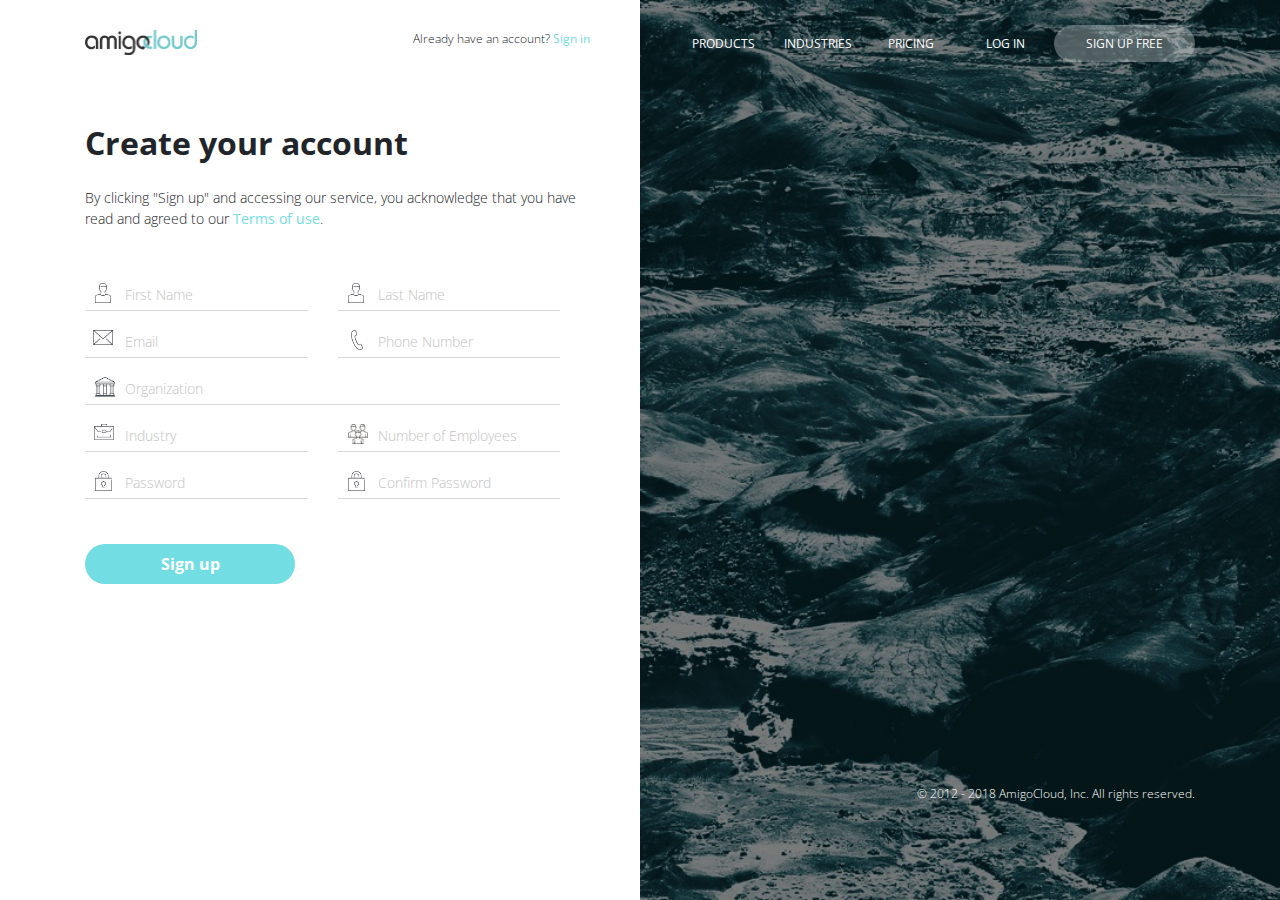
<file: sign-up.html>
<!DOCTYPE html>
<!--[if lt IE 7]><html class="no-js lt-ie9 lt-ie8 lt-ie7"> <![endif]-->
<!--[if IE 7]><html class="no-js lt-ie9 lt-ie8"> <![endif]-->
<!--[if IE 8]><html class="no-js lt-ie9"> <![endif]-->
<!--[if gt IE 8]><!-->
<html class="no-js">
<!--<![endif]-->

<head>
    <meta charset="utf-8">
    <meta http-equiv="X-UA-Compatible" content="IE=edge">
    <title>AmigoCloud - Powerful Mapping for Everyone | Start for Free Today</title>
    <meta name="description" content="">
    <meta name="viewport" content="width=device-width, initial-scale=1">
    <link href="https://fonts.googleapis.com/css?family=Open+Sans:300,300i,400,400i,600,600i,700,800" rel="stylesheet">
    <link rel="icon" href="assets/images/logo/icon.png">
    <link rel="stylesheet" href="assets/bootstrap/css/bootstrap.min.css">
    <link rel="stylesheet" href="assets/css/sign-up.css">
</head>

<body>
    <!--[if lt IE 7]><p class="browsehappy">You are using an <strong>outdated</strong> browser. Please <a href="#">upgrade your browser</a> to improve your experience.</p><![endif]-->

    <div class="wrapper container">
        <div class="row">
            <!-- CONTENT LEFT -->
            <div class="col-md-6">
                <!-- NAVIGATION LEFT -->
                <div class="navigation-left row">
                    <div class="col-md-6">
                        <div class="logo hide-for-small"></div>
                        <div class="logo-sm hide-for-medium"></div>
                    </div>
                    <div class="col-md-6">
                        <p class="hide-for-small">Already have an account? <a class="secondary-link" href="#">Sign in</a></p>
                        <h1 class="hide-for-medium">Create your account</h1>
                        <p class="hide-for-medium">By clicking "Sign up" and accessing our service, you acknowledge
                            that you have read and agreed to our <a class="secondary-link" href="#">Terms of use</a>.</p>
                    </div>
                </div>
                <!-- END NAVIGATION LEFT -->
                <div class="content-left row">
                    <h1 class="hide-for-small">Create your account</h1>
                    <p class="hide-for-small">By clicking "Sign up" and accessing our service, you acknowledge that you
                        have read and
                        agreed to our <a class="secondary-link" href="#">Terms of use</a>.</p>
                    <!-- FORM -->
                    <div class="form col-md-12">
                        <div class="form-content row">
                            <div class="input-box col-md-6">
                                <i class="name-icon"></i>
                                <input id="name" class="input-full" type="text" placeholder="First Name">
                            </div>
                            <div class="input-box col-md-6">
                                <i class="name-icon"></i>
                                <input id="lastname" class="input-full" type="text" placeholder="Last Name">
                            </div>
                            <div class="input-box col-md-6">
                                <i class="email-icon"></i>
                                <input id="email" class="input-full" type="text" placeholder="Email">
                            </div>
                            <div class="input-box col-md-6">
                                <i class="phone-icon"></i>
                                <input id="phone" class="input-full" type="text" placeholder="Phone Number">
                            </div>
                            <div class="input-box col-md-12">
                                <i class="company-icon"></i>
                                <input id="organization" class="input-full" type="text" placeholder="Organization">
                            </div>
                            <div class="input-box col-md-6">
                                <i class="industry-icon"></i>
                                <input id="industry" class="input-full" type="text" placeholder="Industry">
                            </div>
                            <div class="input-box col-md-6">
                                <i class="team-icon"></i>
                                <input class="input-full" type="text" placeholder="Number of Employees">
                            </div>
                            <div class="input-box col-md-6">
                                <i class="lock-icon"></i>
                                <input id="password" class="input-full" type="text" placeholder="Password">
                            </div>
                            <div class="input-box col-md-6">
                                <i class="lock-icon"></i>
                                <input id="confirmPassword" class="input-full" type="text" placeholder="Confirm Password">
                            </div>
                        </div>
                        <div class="row">
                            <button id="submit-btn" class="btn-prim">Sign up</button>
                            <p class="hide-for-medium">Already have an account? <a class="secondary-link" href="#">Sign in</a></p>
                        </div>
                    </div>
                    <!-- END FORM -->
                </div>
                <div class="hide-for-medium">
                    <div class="footer gradient-bg">
                        <div class="row">
                            <div class='col-2'>
                                <div class="logo-sm-color"></div>
                            </div>
                            <div class="col-5">
                                <ul class="footer-nav">
                                    <li><strong>Resources</strong></li>
                                    <li>Learn</li>
                                    <li>Case Studies</li>
                                    <li>Whitepapers</li>
                                </ul>
                            </div>
                            <div class="col-5">
                                <ul class="footer-nav">
                                    <li><strong>About Us</strong></li>
                                    <li>Our Story</li>
                                    <li>Support</li>
                                    <li>Press Kit</li>
                                    <li>News</li>
                                    <li>Jobs</li>
                                </ul>
                            </div>
                        </div>
                        <div class="footer-bot row">
                            <div class="footer-socials col-6">
                                <img src="assets/images/icons/app-store.png" alt="App Store">
                                <img src="assets/images/icons/google-play.png" alt="Google Play">
                            </div>
                            <div class="col-6">
                                <div class="input-box">
                                    <label for="newsletter">Newsletter</label>
                                    <img src="assets/images/icons/right-arrow.svg" alt="">
                                    <input id="newsletter" type="text" placeholder="Email">
                                </div>
                                <div class="socials">
                                    <img src="assets/images/icons/facebook.png" alt="Facebook" height="15">
                                    <img src="assets/images/icons/twitter.png" alt="Twitter" height="15">
                                    <img src="assets/images/icons/youtube.png" alt="YouTube" height="15">
                                    <img src="assets/images/icons/linkedin.png" alt="LinkedIn" height="15">
                                </div>
                            </div>
                        </div>
                        <div class="footer-address row">
                            <div class="col-6">
                                <p>95 3rd St 2nd floor<br>
                                    San Francisco<br>
                                    CA 94103<br>
                                    <strong>USA</strong></p>
                            </div>
                            <div class="col-6">
                                <p>Av. Almte. Miguel Grau 629<br>
                                    Barranco<br>
                                    Lima 15063<br>
                                    <strong>PERU</strong></p>
                            </div>
                        </div>
                    </div>
                    <div class="footer-bg"></div>
                </div>
            </div>
            <!-- CONTENT RIGHT -->
            <div class="main-bg hide-for-small"></div>
            <div class="content-right hide-for-small col-md-6">
                <nav class="navigation-right row">
                    <ul>
                        <li class="primary-link"><a href="#">PRODUCTS</a></li>
                        <li class="primary-link"><a href="#">INDUSTRIES</a></li>
                        <li class="primary-link"><a href="#">PRICING</a></li>
                        <li class="primary-link"><a href="#">LOG IN</a></li>
                        <li><a class="btn-clear" href="#">SIGN UP FREE</a></li>
                    </ul>
                </nav>
                <div class="row desc">
                    <p>© 2012 - 2018 AmigoCloud, Inc. All rights reserved.</p>
                </div>
            </div>
        </div>
    </div>
    <script src="assets/js/validation.js"></script>
</body>

</html>
</file>
<file: assets/css/sign-up.css>
body {
    margin: 0;
}

.col,
.col-1,
.col-10,
.col-11,
.col-12,
.col-2,
.col-3,
.col-4,
.col-5,
.col-6,
.col-7,
.col-8,
.col-9,
.col-auto,
.col-lg,
.col-lg-1,
.col-lg-10,
.col-lg-11,
.col-lg-12,
.col-lg-2,
.col-lg-3,
.col-lg-4,
.col-lg-5,
.col-lg-6,
.col-lg-7,
.col-lg-8,
.col-lg-9,
.col-lg-auto,
.col-md,
.col-md-1,
.col-md-10,
.col-md-11,
.col-md-12,
.col-md-2,
.col-md-3,
.col-md-4,
.col-md-5,
.col-md-6,
.col-md-7,
.col-md-8,
.col-md-9,
.col-md-auto,
.col-sm,
.col-sm-1,
.col-sm-10,
.col-sm-11,
.col-sm-12,
.col-sm-2,
.col-sm-3,
.col-sm-4,
.col-sm-5,
.col-sm-6,
.col-sm-7,
.col-sm-8,
.col-sm-9,
.col-sm-auto,
.col-xl,
.col-xl-1,
.col-xl-10,
.col-xl-11,
.col-xl-12,
.col-xl-2,
.col-xl-3,
.col-xl-4,
.col-xl-5,
.col-xl-6,
.col-xl-7,
.col-xl-8,
.col-xl-9,
.col-xl-auto {
    padding-left: 0;
    padding-right: 0;
}

.row {
    margin-right: 0;
    margin-left: 0;
}

.wrapper {
    font-family: 'Open Sans', Helvetica, Arial, sans-serif;
}

.navigation {
    padding: 40px 0;
}

.logo {
    background-image: url("../images/logo/Asset-25.png");
    background-size: contain;
    background-repeat: no-repeat;
    height: 25px;
    vertical-align: middle;
}

.logo-sm {
    background-image: url("../images/logo/Asset-29.png");
    background-size: contain;
    background-repeat: no-repeat;
    height: 35px;
    vertical-align: middle;
    margin-top: 15px;
}

.logo-sm-color {
    background-image: url("../images/logo/icon.png");
    background-size: contain;
    background-repeat: no-repeat;
    height: 30px;
    vertical-align: middle;
}

.btn-prim {
    background-color: #72DDE2;
    border: 1px solid transparent;
    font-family: 'Open Sans', Helvetica, Arial, sans-serif;
    font-size: 16px;
    font-weight: bold;
    width: 210px;
    color: #ffffff;
    box-sizing: border-box;
    padding: 7px 15px;
    border-radius: 30px;
    outline: none !important;
    cursor: pointer;
}

.btn-prim:hover {
    background-color: transparent;
    border: 1px solid #72DDE2;
    color: #72DDE2;
    transition: all 0.3s;
}

.input-full {
    width: 100%;
    border: 0;
    border-bottom: 1px solid #D8D8D8;
    font-size: 14px;
    font-weight: 100;
    color: #333333;
    outline: none;
    padding: 5px 10px 5px 40px;
    margin-bottom: 15px;
}

.input-box {
    position: relative;
}

.form-content i {
    position: absolute;
    bottom: 23px;
    width: 20px;
    height: 20px;
    z-index: 0;
}

.name-icon {
    background-image: url("../images/icons/name.png");
    background-repeat: no-repeat;
    background-size: contain;
    left: 10px;
    right: 0;
}

.email-icon {
    background-image: url("../images/icons/email.png");
    background-repeat: no-repeat;
    background-size: contain;
    left: 8px;
    right: 0;
}

.phone-icon {
    background-image: url("../images/icons/phone.png");
    background-repeat: no-repeat;
    background-size: contain;
    left: 13px;
    right: 0;
}

.industry-icon {
    background-image: url("../images/icons/industry.png");
    background-repeat: no-repeat;
    background-size: contain;
    left: 9px;
    right: 0;
}

.lock-icon {
    background-image: url("../images/icons/lock.png");
    background-repeat: no-repeat;
    background-size: contain;
    left: 10px;
    right: 0;
}

.team-icon {
    background-image: url("../images/icons/team.png");
    background-repeat: no-repeat;
    background-size: contain;
    left: 10px;
    right: 0;
}

.company-icon {
    background-image: url("../images/icons/company.png");
    background-repeat: no-repeat;
    background-size: contain;
    left: 10px;
    right: 0;
}

.input-full::-webkit-input-placeholder {
    /* Chrome/Opera/Safari */
    font-weight: 100;
    color: #C3C3C3;
}

.input-full::-moz-placeholder {
    /* Firefox 19+ */
    font-weight: 100;
    color: #C3C3C3;
}

.input-full:-ms-input-placeholder {
    /* IE 10+ */
    font-weight: 100;
    color: #C3C3C3;
}

.input-full:-moz-placeholder {
    /* Firefox 18- */
    font-weight: 100;
    color: #C3C3C3;
}

.content-left {
    box-sizing: border-box;
    padding: 60px 50px 60px 0;
}

.content-left h1 {
    font-size: 32px;
    font-weight: bold;
    margin-bottom: 25px;
}

.content-left>p {
    font-size: 14px;
    margin-bottom: 50px;
    font-weight: 100;
}

.secondary-link {
    color: #72DDE2;
    font-weight: normal;
}

.secondary-link:hover {
    color: #3A94AB;
    text-decoration: none;
}

.navigation-right a {
    font-size: 12px;
}

.navigation-right a:hover {
    text-decoration: none;
}

.form-content {
    margin-bottom: 30px;
}

.form-content .col-md-6,
.form-content .col-md-12 {
    padding-right: 30px;
}

.navigation-left {
    box-sizing: border-box;
    margin-top: 30px;
    margin-right: 50px;
}

.navigation-left>div:last-child {
    display: flex;
    justify-content: flex-end;
    align-content: center;
}

.navigation-left p {
    font-size: 12px;
    font-weight: 100;
}

.navigation-right {
    box-sizing: border-box;
    margin-top: 30px;
    display: flex;
    justify-content: flex-end;
}

.navigation-right ul {
    list-style: none;
    margin: 0;
    padding: 0;
}

.navigation-right li {
    display: inline-block;
    width: 90px;
    text-align: center;
}

.navigation-right li:last-child {
    width: auto;
}

.primary-link a {
    color: #ffffff;
    padding: 0 12px;
}

.primary-link a:hover {
    font-weight: 600;
    color: #ffffff;
}

.main-bg {
    position: absolute;
    left: 50%;
    width: 50%;
    height: 100vh;
    background-image: url("../images/test-bg.jpg");
    background-position: 0 0;
    background-repeat: no-repeat;
    background-size: cover;
}

.content-right {
    position: relative;
}

.content-right>.desc p {
    color: #ffffff;
    font-size: 12px;
    font-weight: 100;
}

.btn-clear {
    background-color: rgba(255, 255, 255, 0.3);
    border-radius: 30px;
    padding: 10px 32px;
    color: #ffffff;
    font-size: 12px;
}

.btn-clear:hover {
    background-color: #ffffff;
    color: #333333;
    transition: all 0.2s;
}

.desc {
    height: 85vh;
    display: flex;
    justify-content: flex-end;

}

.desc p {
    align-self: flex-end;
}

@media(min-width: 600px) {
    .hide-for-medium {
        display: none;
    }
}

@media(max-width: 600px) {
    .container {
        padding: 0;
    }

    .navigation-left {
        height: 290px;
        background-image: url("../images/test-bg.jpg");
        background-position: 0 0;
        background-repeat: no-repeat;
        background-size: cover;
        margin: 0;
        color: #ffffff;
        padding: 20px;
        font-weight: bold;
    }

    .hide-for-small {
        display: none;
    }

    .navigation-left h1 {
        font-size: 32px;
        font-weight: bold;
        margin-bottom: 20px;
        margin-top: 15px;
        color: #ffffff;
        display: block;
    }

    .navigation-left>div:last-child {
        display: block;
        text-align: center;
    }

    .navigation-left .secondary-link {
        color: #ffffff;
        text-decoration: underline;
        font-weight: bold;  
    }

    .navigation-left p {
        font-size: 13px;
        font-weight: normal;
    }

    .content-left {
        padding: 30px;
    }

    .form-content {
        padding-top: 30px;
    }

    .form-content .col-md-6,
    .form-content .col-md-12 {
        padding-right: 0;
    }

    .btn-prim {
        width: 100%;
        padding: 10px 0;
        font-size: 20px;
    }

    .form>div:nth-child(2) p {
        font-size: 13px;
        margin: auto;
        margin-top: 10px;
    }

    .footer-bg {
        background-image: url("../images/map-footer.png");
        background-position: 16% 100%;
        background-repeat: no-repeat;
        background-size: 330%;
        height: 700px;
    }

    .gradient-bg {
        height: 320px;
        margin-bottom: 80px;
        background-image: linear-gradient(#D4F4F6,#ffffff);
    }

    .logo-sm-color {
        background-image: url(../images/logo/icon.png);
        background-size: contain;
        background-repeat: no-repeat;
        width: 35px;
        height: 35px;
    }

    .footer {
        margin-top: 20px;
        padding: 0 20px;
        padding-top: 50px;
        box-sizing: border-box;
        color: #3A94AB;
        font-size: 14px;
    }
    .footer label {
        display: block;
    }

    .footer li {
        margin-bottom: 8px;
        list-style: none;
    }

    .footer .col-5:nth-child(3) .footer-nav {
        text-align: right;
    }

    .footer ul {
        padding: 0;
        display: inline-block;
        float: right;
    }

    .socials {
        font-size: 0;
    }

    .socials {
        display: flex;
        justify-content: space-between;
        margin: 32px 0 15px;
    }

    .footer p {
        font-size: 12px;
        margin-bottom: 30px;
    }

    .footer-socials > div:nth-child(1) {
        padding-right: 10px;
    }

    .footer-socials > div:nth-child(2) {
        padding-left: 2px;
    }

    .footer-socials img {
        width: 95%;
        margin-bottom: 10px;
    }

    .footer label {
        font-weight: bold;
        margin-bottom: 5px;
    }

    .footer input {
        margin-bottom: 20px;
        border: 0;
        border-bottom: 1px solid #3A94AB;
        background-color: transparent;
        width: 100%;
        outline: none;
        border-radius: 0;
        font-size: 14px;
        color: #333333;
        padding-bottom: 5px;
        padding-right: 20px;
    }

    .input-box img {
        position: absolute;
        bottom: 30px;
        right: 0;
        height: 15px;
    }

    .footer-bot > div:last-child {
        padding-left: 15px;
    }

    .footer-address {
        margin-top: 25px;
        font-size: 12.5px;
        font-weight: normal;
    }

    .footer-address div:nth-child(2) {
        padding-left: 15px;
    }

    
   
}
</file>
